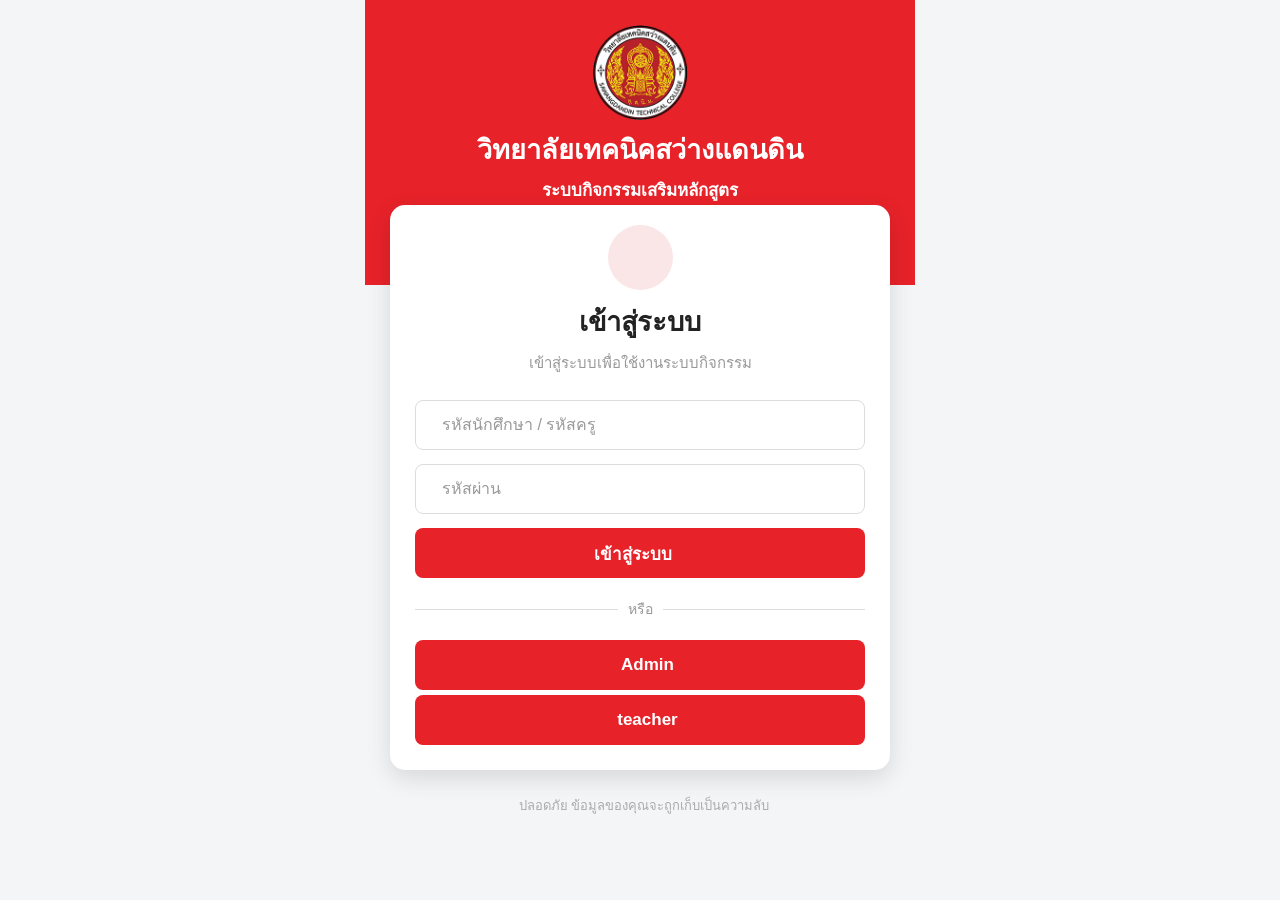
<file: index.html>
<!DOCTYPE html>
<html lang="th">
<head>
    <meta charset="UTF-8">
    <meta name="viewport" content="width=device-width, initial-scale=1.0">

    <link rel="stylesheet" href="login.css">

    <!-- Flaticon -->
    <link rel="stylesheet"
        href="https://cdn-uicons.flaticon.com/4.0.0/uicons-regular-rounded/css/uicons-regular-rounded.css">
    <link rel='stylesheet' href='https://cdn-uicons.flaticon.com/4.0.0/uicons-regular-straight/css/uicons-regular-straight.css'>
    <title>เข้าสู่ระบบ | ระบบกิจกรรมวิทยาลัย</title>
</head>

<body>

    <div class="login-page">

        <!-- ส่วนหัว -->
        <div class="top-section">

            <img src="img/12.png" class="logo" alt="โลโก้วิทยาลัย">

            <h1>วิทยาลัยเทคนิคสว่างแดนดิน</h1>
            <p>ระบบกิจกรรมเสริมหลักสูตร</p>

        </div>


        <!-- กล่อง Login -->
        <div class="login-box">

            <!-- Icon -->
            <div class="login-icon">
                <i class="fi fi-rr-lock"></i>
            </div>


            <h2>เข้าสู่ระบบ</h2>

            <p class="sub-title">
                เข้าสู่ระบบเพื่อใช้งานระบบกิจกรรม
            </p>


            <!-- รหัส -->
            <div class="input-box">

                <i class="fi fi-rr-user"></i>

                <input
                    type="text"
                    placeholder="รหัสนักศึกษา / รหัสครู"
                >

            </div>


            <!-- รหัสผ่าน -->
            <div class="input-box">

                <i class="fi fi-rr-lock"></i>

                <input
                    type="password"
                    id="password"
                    placeholder="รหัสผ่าน"
                >

                

            </div>
            


            <!-- ปุ่ม Login -->
            <button class="login-btn" onclick="goPage()">
                เข้าสู่ระบบ
                <i class="fi fi-rr-arrow-right"></i>
            </button>


            <!-- เส้น หรือ -->
            <div class="or">

                <span></span>

                <p>หรือ</p>

                <span></span>

            </div>

            <div onclick="goPage1()">
                <button class="login-btn2">
                    <i class="fi fi-rs-admin-alt"></i>
                Admin
                
            </button>
            </div>
            <div onclick="goPage2()">
                <button class="login-btn3">
                    <i class="fi fi-rr-person-chalkboard"></i>
                teacher
                
            </button></div>
           

        </div>


        <!-- ข้อความด้านล่าง -->
        <div class="security">

            <i class="fi fi-rr-shield-check"></i>

            <span>
                ปลอดภัย ข้อมูลของคุณจะถูกเก็บเป็นความลับ
            </span>

        </div>

    </div>

<script src="login.js"></script>
</body>
</html>
</file>
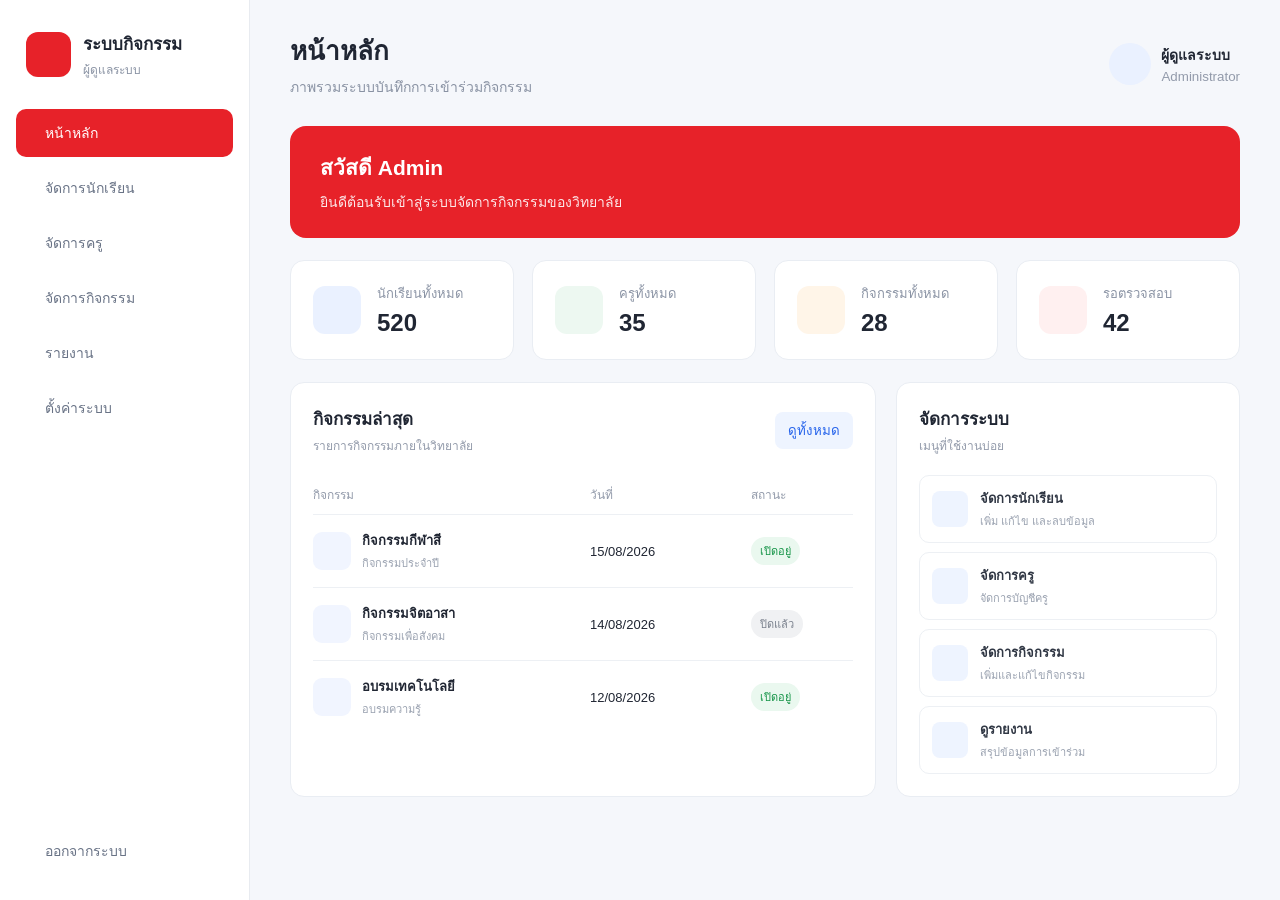
<file: admin.html>
<!DOCTYPE html>
<html lang="th">
<head>
    <meta charset="UTF-8">
    <meta name="viewport" content="width=device-width, initial-scale=1.0">
    <title>ผู้ดูแลระบบ</title>

    <link rel="stylesheet" href="admin.css">

    <!-- Flaticon -->
    <link rel="stylesheet"
        href="https://cdn-uicons.flaticon.com/4.0.0/uicons-regular-rounded/css/uicons-regular-rounded.css">
</head>

<body>

<div class="admin-layout">

    <!-- Sidebar -->
    <aside class="sidebar">

        <div class="logo">
            <div class="logo-icon">
                <i class="fi fi-rr-school"></i>
            </div>

            <div>
                <h2>ระบบกิจกรรม</h2>
                <p>ผู้ดูแลระบบ</p>
            </div>
        </div>

        <nav>

            <a href="#" class="menu active">
                <i class="fi fi-rr-home"></i>
                <span>หน้าหลัก</span>
            </a>

            <a href="#" class="menu">
                <i class="fi fi-rr-user"></i>
                <span>จัดการนักเรียน</span>
            </a>

            <a href="#" class="menu">
                <i class="fi fi-rr-chalkboard-user"></i>
                <span>จัดการครู</span>
            </a>

            <a href="#" class="menu">
                <i class="fi fi-rr-calendar"></i>
                <span>จัดการกิจกรรม</span>
            </a>

            <a href="#" class="menu">
                <i class="fi fi-rr-chart-histogram"></i>
                <span>รายงาน</span>
            </a>

            <a href="#" class="menu">
                <i class="fi fi-rr-settings"></i>
                <span>ตั้งค่าระบบ</span>
            </a>

        </nav>

        <div class="logout" onclick="goPage()">
            <a href="#" class="menu">
                <i class="fi fi-rr-sign-out-alt"></i>
                <span>ออกจากระบบ</span>
            </a>
        </div>

    </aside>


    <!-- Main -->
    <main class="main">

        <!-- Header -->
        <header class="topbar">

            <div>
                <h1>หน้าหลัก</h1>
                <p>ภาพรวมระบบบันทึกการเข้าร่วมกิจกรรม</p>
            </div>

            <div class="admin-profile">
                <div class="profile-icon">
                    <i class="fi fi-rr-user"></i>
                </div>

                <div>
                    <strong>ผู้ดูแลระบบ</strong>
                    <small>Administrator</small>
                </div>
            </div>

        </header>


        <!-- Welcome -->
        <section class="welcome">

            <div>
                <h2>สวัสดี Admin </h2>
                <p>ยินดีต้อนรับเข้าสู่ระบบจัดการกิจกรรมของวิทยาลัย</p>
            </div>

        </section>


        <!-- Cards -->
        <section class="cards">

            <div class="card">
                <div class="card-icon student">
                    <i class="fi fi-rr-user"></i>
                </div>

                <div>
                    <p>นักเรียนทั้งหมด</p>
                    <h2>520</h2>
                </div>
            </div>


            <div class="card">
                <div class="card-icon teacher">
                    <i class="fi fi-rr-chalkboard-user"></i>
                </div>

                <div>
                    <p>ครูทั้งหมด</p>
                    <h2>35</h2>
                </div>
            </div>


            <div class="card">
                <div class="card-icon activity">
                    <i class="fi fi-rr-calendar"></i>
                </div>

                <div>
                    <p>กิจกรรมทั้งหมด</p>
                    <h2>28</h2>
                </div>
            </div>


            <div class="card">
                <div class="card-icon pending">
                    <i class="fi fi-rr-time-forward"></i>
                </div>

                <div>
                    <p>รอตรวจสอบ</p>
                    <h2>42</h2>
                </div>
            </div>

        </section>


        <!-- Content -->
        <section class="content-grid">

            <!-- Recent Activity -->
            <div class="box">

                <div class="box-header">
                    <div>
                        <h2>กิจกรรมล่าสุด</h2>
                        <p>รายการกิจกรรมภายในวิทยาลัย</p>
                    </div>

                    <button class="view-btn">
                        ดูทั้งหมด
                    </button>
                </div>


                <div class="table">

                    <div class="table-head">
                        <span>กิจกรรม</span>
                        <span>วันที่</span>
                        <span>สถานะ</span>
                    </div>


                    <div class="table-row">

                        <div class="activity-name">
                            <div class="small-icon">
                                <i class="fi fi-rr-trophy"></i>
                            </div>

                            <div>
                                <strong>กิจกรรมกีฬาสี</strong>
                                <small>กิจกรรมประจำปี</small>
                            </div>
                        </div>

                        <span>15/08/2026</span>

                        <span class="status open">
                            เปิดอยู่
                        </span>

                    </div>


                    <div class="table-row">

                        <div class="activity-name">
                            <div class="small-icon">
                                <i class="fi fi-rr-hand-holding-heart"></i>
                            </div>

                            <div>
                                <strong>กิจกรรมจิตอาสา</strong>
                                <small>กิจกรรมเพื่อสังคม</small>
                            </div>
                        </div>

                        <span>14/08/2026</span>

                        <span class="status closed">
                            ปิดแล้ว
                        </span>

                    </div>


                    <div class="table-row">

                        <div class="activity-name">
                            <div class="small-icon">
                                <i class="fi fi-rr-book-alt"></i>
                            </div>

                            <div>
                                <strong>อบรมเทคโนโลยี</strong>
                                <small>อบรมความรู้</small>
                            </div>
                        </div>

                        <span>12/08/2026</span>

                        <span class="status open">
                            เปิดอยู่
                        </span>

                    </div>

                </div>

            </div>


            <!-- Quick Menu -->
            <div class="box quick-box">

                <div class="box-header">
                    <div>
                        <h2>จัดการระบบ</h2>
                        <p>เมนูที่ใช้งานบ่อย</p>
                    </div>
                </div>


                <div class="quick-menu">

                    <button>
                        <i class="fi fi-rr-user"></i>
                        <span>
                            <strong>จัดการนักเรียน</strong>
                            <small>เพิ่ม แก้ไข และลบข้อมูล</small>
                        </span>

                        <i class="fi fi-rr-angle-small-right"></i>
                    </button>


                    <button>
                        <i class="fi fi-rr-chalkboard-user"></i>
                        <span>
                            <strong>จัดการครู</strong>
                            <small>จัดการบัญชีครู</small>
                        </span>

                        <i class="fi fi-rr-angle-small-right"></i>
                    </button>


                    <button>
                        <i class="fi fi-rr-calendar"></i>
                        <span>
                            <strong>จัดการกิจกรรม</strong>
                            <small>เพิ่มและแก้ไขกิจกรรม</small>
                        </span>

                        <i class="fi fi-rr-angle-small-right"></i>
                    </button>


                    <button>
                        <i class="fi fi-rr-chart-histogram"></i>
                        <span>
                            <strong>ดูรายงาน</strong>
                            <small>สรุปข้อมูลการเข้าร่วม</small>
                        </span>

                        <i class="fi fi-rr-angle-small-right"></i>
                    </button>

                </div>

            </div>

        </section>

    </main>

</div>
<script src="admin.js"></script>
</body>
</html>
</file>
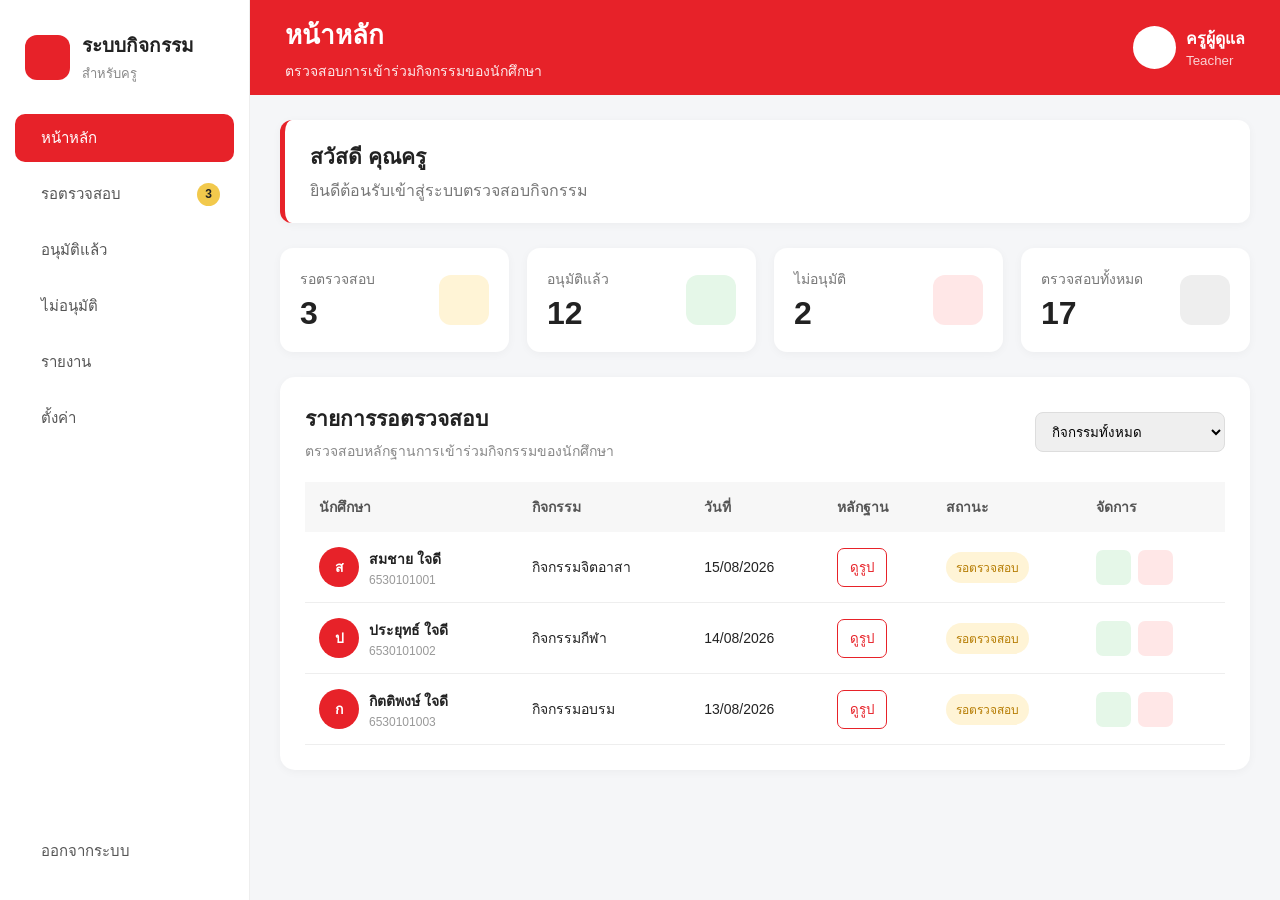
<file: teacher.html>
<!DOCTYPE html>
<html lang="th">

<head>
    <meta charset="UTF-8">
    <meta name="viewport" content="width=device-width, initial-scale=1.0">

    <title>หน้าครู | ระบบกิจกรรม</title>

    <link rel="stylesheet" href="teacher.css">

    <link rel="stylesheet"
        href="https://cdn-uicons.flaticon.com/4.0.0/uicons-regular-rounded/css/uicons-regular-rounded.css">
</head>

<body>

<div class="teacher-layout">

    <!-- =========================
         Sidebar
    ========================== -->

    <aside class="sidebar">

        <div class="logo">

            <div class="logo-icon">
                <i class="fi fi-rr-school"></i>
            </div>

            <div>
                <h2>ระบบกิจกรรม</h2>
                <p>สำหรับครู</p>
            </div>

        </div>


        <nav>

            <a href="#" class="menu active">
                <i class="fi fi-rr-home"></i>
                <span>หน้าหลัก</span>
            </a>


            <a href="#" class="menu">
                <i class="fi fi-rr-time-past"></i>
                <span>รอตรวจสอบ</span>

                <b class="menu-number">3</b>
            </a>


            <a href="#" class="menu">
                <i class="fi fi-rr-check-circle"></i>
                <span>อนุมัติแล้ว</span>
            </a>


            <a href="#" class="menu">
                <i class="fi fi-rr-cross-circle"></i>
                <span>ไม่อนุมัติ</span>
            </a>


            <a href="#" class="menu">
                <i class="fi fi-rr-chart-histogram"></i>
                <span>รายงาน</span>
            </a>


            <a href="#" class="menu">
                <i class="fi fi-rr-settings"></i>
                <span>ตั้งค่า</span>
            </a>

        </nav>


        <!-- Logout -->

        <div class="logout" onclick="goPage()">

            <a href="#" class="menu">

                <i class="fi fi-rr-sign-out-alt"></i>

                <span>ออกจากระบบ</span>

            </a>

        </div>

    </aside>



    <!-- =========================
         Main
    ========================== -->

    <main class="main">


        <!-- Header -->

        <header class="topbar">

            <div>

                <h1>หน้าหลัก</h1>

                <p>
                    ตรวจสอบการเข้าร่วมกิจกรรมของนักศึกษา
                </p>

            </div>


            <div class="teacher-profile">

                <div class="profile-icon">

                    <i class="fi fi-rr-user"></i>

                </div>


                <div>

                    <strong>ครูผู้ดูแล</strong>

                    <small>Teacher</small>

                </div>

            </div>

        </header>



        <!-- =========================
             Welcome
        ========================== -->

        <section class="welcome">

            <div>

                <h2>
                    สวัสดี คุณครู 
                </h2>

                <p>
                    ยินดีต้อนรับเข้าสู่ระบบตรวจสอบกิจกรรม
                </p>

            </div>

        </section>



        <!-- =========================
             Statistics
        ========================== -->

        <section class="stats">


            <div class="stat-box">

                <div>

                    <p>รอตรวจสอบ</p>

                    <h2>3</h2>

                </div>


                <div class="stat-icon waiting">

                    <i class="fi fi-rr-time-past"></i>

                </div>

            </div>



            <div class="stat-box">

                <div>

                    <p>อนุมัติแล้ว</p>

                    <h2>12</h2>

                </div>


                <div class="stat-icon approved">

                    <i class="fi fi-rr-check-circle"></i>

                </div>

            </div>



            <div class="stat-box">

                <div>

                    <p>ไม่อนุมัติ</p>

                    <h2>2</h2>

                </div>


                <div class="stat-icon rejected">

                    <i class="fi fi-rr-cross-circle"></i>

                </div>

            </div>



            <div class="stat-box">

                <div>

                    <p>ตรวจสอบทั้งหมด</p>

                    <h2>17</h2>

                </div>


                <div class="stat-icon total">

                    <i class="fi fi-rr-document"></i>

                </div>

            </div>


        </section>



        <!-- =========================
             Pending
        ========================== -->

        <section class="content-box">


            <div class="content-header">

                <div>

                    <h2>
                        รายการรอตรวจสอบ
                    </h2>

                    <p>
                        ตรวจสอบหลักฐานการเข้าร่วมกิจกรรมของนักศึกษา
                    </p>

                </div>


                <div class="filter">

                    <select>

                        <option>
                            กิจกรรมทั้งหมด
                        </option>

                        <option>
                            กิจกรรมจิตอาสา
                        </option>

                        <option>
                            กิจกรรมกีฬา
                        </option>

                        <option>
                            กิจกรรมอบรม
                        </option>

                    </select>

                </div>

            </div>



            <!-- Table -->

            <div class="table-wrapper">

                <table>

                    <thead>

                        <tr>

                            <th>นักศึกษา</th>

                            <th>กิจกรรม</th>

                            <th>วันที่</th>

                            <th>หลักฐาน</th>

                            <th>สถานะ</th>

                            <th>จัดการ</th>

                        </tr>

                    </thead>


                    <tbody>


                        <!-- รายการที่ 1 -->

                        <tr>

                            <td>

                                <div class="student">

                                    <div class="avatar">
                                        ส
                                    </div>

                                    <div>

                                        <strong>
                                            สมชาย ใจดี
                                        </strong>

                                        <span>
                                            6530101001
                                        </span>

                                    </div>

                                </div>

                            </td>


                            <td>
                                กิจกรรมจิตอาสา
                            </td>


                            <td>
                                15/08/2026
                            </td>


                            <td>

                                <button class="view-btn">

                                    <i class="fi fi-rr-picture"></i>

                                    ดูรูป

                                </button>

                            </td>


                            <td>

                                <span class="status pending">
                                    รอตรวจสอบ
                                </span>

                            </td>


                            <td>

                                <div class="actions">

                                    <button class="approve">

                                        <i class="fi fi-rr-check"></i>

                                    </button>


                                    <button class="reject">

                                        <i class="fi fi-rr-cross"></i>

                                    </button>

                                </div>

                            </td>

                        </tr>



                        <!-- รายการที่ 2 -->

                        <tr>

                            <td>

                                <div class="student">

                                    <div class="avatar">
                                        ป
                                    </div>

                                    <div>

                                        <strong>
                                            ประยุทธ์ ใจดี
                                        </strong>

                                        <span>
                                            6530101002
                                        </span>

                                    </div>

                                </div>

                            </td>


                            <td>
                                กิจกรรมกีฬา
                            </td>


                            <td>
                                14/08/2026
                            </td>


                            <td>

                                <button class="view-btn">

                                    <i class="fi fi-rr-picture"></i>

                                    ดูรูป

                                </button>

                            </td>


                            <td>

                                <span class="status pending">
                                    รอตรวจสอบ
                                </span>

                            </td>


                            <td>

                                <div class="actions">

                                    <button class="approve">

                                        <i class="fi fi-rr-check"></i>

                                    </button>


                                    <button class="reject">

                                        <i class="fi fi-rr-cross"></i>

                                    </button>

                                </div>

                            </td>

                        </tr>



                        <!-- รายการที่ 3 -->

                        <tr>

                            <td>

                                <div class="student">

                                    <div class="avatar">
                                        ก
                                    </div>

                                    <div>

                                        <strong>
                                            กิตติพงษ์ ใจดี
                                        </strong>

                                        <span>
                                            6530101003
                                        </span>

                                    </div>

                                </div>

                            </td>


                            <td>
                                กิจกรรมอบรม
                            </td>


                            <td>
                                13/08/2026
                            </td>


                            <td>

                                <button class="view-btn">

                                    <i class="fi fi-rr-picture"></i>

                                    ดูรูป

                                </button>

                            </td>


                            <td>

                                <span class="status pending">
                                    รอตรวจสอบ
                                </span>

                            </td>


                            <td>

                                <div class="actions">

                                    <button class="approve">

                                        <i class="fi fi-rr-check"></i>

                                    </button>


                                    <button class="reject">

                                        <i class="fi fi-rr-cross"></i>

                                    </button>

                                </div>

                            </td>

                        </tr>


                    </tbody>

                </table>

            </div>

        </section>


    </main>

</div>

<script src="teacher.js"></script>
</body>

</html>
</file>
<file: login.css>
* {
    margin: 0;
    padding: 0;
    box-sizing: border-box;
}

body {

    font-family: Arial, "Noto Sans Thai", sans-serif;

    background: #f4f5f7;

    min-height: 100vh;

    display: flex;

    justify-content: center;

    align-items: center;

    color: #222;
}


/* =========================
   หน้าหลัก
========================= */

.login-page {

    width: 100%;

    max-width: 550px;

    min-height: 100vh;

    background: #f4f5f7;

    position: relative;

    overflow: hidden;

    padding-bottom: 40px;
}


/* =========================
   ส่วนหัวสีแดง
========================= */

.top-section {

    width: 100%;

    height: 285px;

    background: #e72229;

    position: relative;

    text-align: center;

    color: white;

    padding-top: 25px;

}


/* Logo */

.logo {

    width: 95px;

    height: 95px;

    object-fit: contain;

    display: block;

    margin: auto;

    position: relative;

    z-index: 2;
}


/* ชื่อวิทยาลัย */

.top-section h1 {

    margin-top: 8px;

    font-size: 27px;

    position: relative;

    z-index: 2;
}


.top-section p {

    margin-top: 5px;

    font-size: 17px;

    font-weight: bold;

    position: relative;

    z-index: 2;
}


/* =========================
   Login Box
========================= */

.login-box {

    width: calc(100% - 50px);

    margin: -80px auto 0;

    background: white;

    border-radius: 15px;

    padding: 25px;

    position: relative;

    z-index: 5;

    box-shadow: 0 8px 25px rgba(0, 0, 0, 0.12);
}


/* =========================
   Icon Lock
========================= */

.login-icon {

    width: 65px;

    height: 65px;

    border-radius: 50%;

    background: #fbe6e7;

    display: flex;

    justify-content: center;

    align-items: center;

    margin: -5px auto 10px;
}


.login-icon i {

    font-size: 32px;

    color: #e72229;
}


/* =========================
   หัวข้อ
========================= */

.login-box h2 {

    text-align: center;

    font-size: 27px;

    margin-top: 5px;
}


.sub-title {

    text-align: center;

    color: #999;

    font-size: 15px;

    margin-top: 8px;

    margin-bottom: 25px;
}


/* =========================
   Input
========================= */

.input-box {

    width: 100%;

    height: 50px;

    border: 1px solid #ddd;

    border-radius: 8px;

    display: flex;

    align-items: center;

    padding: 0 14px;

    margin-bottom: 14px;

    background: white;

    transition: 0.2s;
}


.input-box:focus-within {

    border-color: #e72229;

    box-shadow: 0 0 0 2px rgba(231, 34, 41, 0.08);
}


.input-box > i:first-child {

    color: #e72229;

    font-size: 21px;

    margin-right: 12px;
}


.input-box input {

    width: 100%;

    height: 100%;

    border: none;

    outline: none;

    font-size: 16px;

    font-family: inherit;

    background: transparent;
}


.input-box input::placeholder {

    color: #999;
}


/* ตา */

.input-box .eye {

    color: #777;

    font-size: 18px;

    cursor: pointer;

    margin-left: 8px;
}




.forgot a {

    color: #e72229;

    text-decoration: none;

    font-weight: bold;

    font-size: 14px;
}


/* =========================
   ปุ่ม Login
========================= */

.login-btn {

    width: 100%;

    height: 50px;

    border: none;

    border-radius: 8px;

    background: #e72229;

    color: white;

    font-size: 17px;

    font-family: inherit;

    font-weight: bold;

    cursor: pointer;

    display: flex;

    align-items: center;

    justify-content: center;

    gap: 15px;

    transition: 0.2s;
}


.login-btn:hover {

    background: #c91c22;
}


.login-btn i {
    padding-top: 8px;
    font-size: 20px;
}

.login-btn2 {

    width: 100%;

    height: 50px;

    border: none;

    border-radius: 8px;

    background: #e72229;

    color: white;

    font-size: 17px;

    font-family: inherit;

    font-weight: bold;

    cursor: pointer;

    display: flex;

    align-items: center;

    justify-content: center;

    gap: 15px;

    transition: 0.2s;
}


.login-btn2:hover {

    background: #c91c22;
}


.login-btn2 i {
    padding-top: 8px;
    font-size: 20px;
}

.login-btn3 {
    margin-top: 5px;
    width: 100%;

    height: 50px;

    border: none;

    border-radius: 8px;

    background: #e72229;

    color: white;

    font-size: 17px;

    font-family: inherit;

    font-weight: bold;

    cursor: pointer;

    display: flex;

    align-items: center;

    justify-content: center;

    gap: 15px;

    transition: 0.2s;
}


.login-btn3:hover {

    background: #c91c22;
}


.login-btn3 i {
    padding-top: 8px;
    font-size: 20px;
}

/* =========================
   OR
========================= */

.or {

    display: flex;

    align-items: center;

    gap: 10px;

    margin: 20px 0;
}


.or span {

    height: 1px;

    background: #ddd;

    flex: 1;
}


.or p {

    color: #999;

    font-size: 14px;
}




/* =========================
   Security
========================= */

.security {

    display: flex;

    justify-content: center;

    align-items: center;

    gap: 8px;

    margin-top: 25px;

    color: #aaa;

    font-size: 13px;

    text-align: center;
}


.security i {

    font-size: 22px;
    padding-top: 5px;
    color: #aaa;
}


/* =========================
   มือถือ
========================= */

@media (max-width: 480px) {

    body {

        align-items: flex-start;
    }


    .login-page {

        min-height: 100vh;
    }


    .top-section {

        height: 250px;

        padding-top: 18px;
    }


    .logo {

        width: 75px;

        height: 75px;
    }


    .top-section h1 {

        font-size: 22px;
    }


    .top-section p {

        font-size: 14px;
    }


    .login-box {

        width: calc(100% - 30px);

        padding: 20px;

        margin-top: -25px;
    }


    .login-box h2 {

        font-size: 24px;
    }


    .sub-title {

        font-size: 13px;
    }


    .input-box {

        height: 48px;
    }


    .login-btn,
    .college-btn {

        height: 48px;
    }


    .security {

        padding: 0 15px;

        font-size: 11px;
    }

}
</file>
<file: admin.css>
* {
    margin: 0;
    padding: 0;
    box-sizing: border-box;
}

body {
    font-family: Arial, "Noto Sans Thai", sans-serif;
    background: #f5f7fb;
    color: #202633;
}

a {
    text-decoration: none;
    color: inherit;
}


/* =========================
   Layout
========================= */

.admin-layout {
    display: flex;
    min-height: 100vh;
}


/* =========================
   Sidebar
========================= */

.sidebar {
    width: 250px;
    background: #ffffff;
    border-right: 1px solid #e8ebf0;
    padding: 25px 16px;

    display: flex;
    flex-direction: column;
}

.logo {
    display: flex;
    align-items: center;
    gap: 12px;
    padding: 5px 10px 30px;
}

.logo-icon {
    width: 45px;
    height: 45px;

    display: flex;
    align-items: center;
    justify-content: center;

    background: #e72229;
    color: white;

    border-radius: 12px;
    font-size: 20px;
}

.logo h2 {
    font-size: 17px;
}

.logo p {
    font-size: 12px;
    color: #8992a3;
    margin-top: 3px;
}


/* Menu */

nav {
    display: flex;
    flex-direction: column;
    gap: 7px;
}

.menu {
    height: 48px;

    display: flex;
    align-items: center;
    gap: 14px;

    padding: 0 15px;

    border-radius: 10px;

    color: #697386;
    font-size: 14px;

    transition: .2s;
}

.menu i {
    font-size: 18px;
}

.menu:hover {
    background: #f0f5ff;
    color: #e72229;
}

.menu.active {
    background: #e72229;
    color: white;
}


/* Logout */

.logout {
    margin-top: auto;
}


/* =========================
   Main
========================= */

.main {
    flex: 1;
    padding: 30px 40px;
    overflow: hidden;
}


/* =========================
   Topbar
========================= */

.topbar {
    display: flex;
    align-items: center;
    justify-content: space-between;
}

.topbar h1 {
    font-size: 26px;
}

.topbar p {
    color: #8992a3;
    font-size: 14px;
    margin-top: 5px;
}

.admin-profile {
    display: flex;
    align-items: center;
    gap: 10px;
}

.profile-icon {
    width: 42px;
    height: 42px;

    display: flex;
    align-items: center;
    justify-content: center;

    background: #eaf1ff;
    color: #2563eb;

    border-radius: 50%;
}

.admin-profile strong {
    display: block;
    font-size: 14px;
}

.admin-profile small {
    display: block;
    color: #929aaa;
    margin-top: 3px;
}


/* =========================
   Welcome
========================= */

.welcome {
    margin-top: 28px;

    background: #e72229;
    color: white;

    padding: 25px 30px;

    border-radius: 16px;
}

.welcome h2 {
    font-size: 21px;
}

.welcome p {
    margin-top: 7px;
    font-size: 14px;
    opacity: .9;
}


/* =========================
   Cards
========================= */

.cards {
    display: grid;
    grid-template-columns: repeat(4, 1fr);
    gap: 18px;

    margin-top: 22px;
}

.card {
    background: white;
    border: 1px solid #e9edf3;

    border-radius: 14px;

    padding: 22px;

    display: flex;
    align-items: center;
    gap: 16px;
}

.card-icon {
    width: 48px;
    height: 48px;

    display: flex;
    align-items: center;
    justify-content: center;

    border-radius: 12px;

    font-size: 19px;
}

.student {
    background: #eaf1ff;
    color: #2563eb;
}

.teacher {
    background: #edf8f1;
    color: #20a05a;
}

.activity {
    background: #fff5e8;
    color: #ed8b00;
}

.pending {
    background: #fff0f0;
    color: #e04444;
}

.card p {
    color: #8a93a4;
    font-size: 13px;
}

.card h2 {
    font-size: 24px;
    margin-top: 5px;
}


/* =========================
   Content
========================= */

.content-grid {
    display: grid;
    grid-template-columns: 1.7fr 1fr;
    gap: 20px;

    margin-top: 22px;
}

.box {
    background: white;

    border: 1px solid #e9edf3;

    border-radius: 14px;

    padding: 22px;
}

.box-header {
    display: flex;
    align-items: center;
    justify-content: space-between;

    margin-bottom: 20px;
}

.box-header h2 {
    font-size: 17px;
}

.box-header p {
    color: #929aaa;
    font-size: 12px;
    margin-top: 4px;
}

.view-btn {
    border: none;
    background: #eef4ff;
    color: #2563eb;

    padding: 8px 13px;

    border-radius: 8px;

    cursor: pointer;
}


/* =========================
   Table
========================= */

.table-head,
.table-row {
    display: grid;
    grid-template-columns: 1.8fr 1fr .7fr;
    align-items: center;
    gap: 15px;
}

.table-head {
    color: #929aaa;
    font-size: 12px;

    padding: 10px 0;

    border-bottom: 1px solid #edf0f4;
}

.table-row {
    padding: 15px 0;

    border-bottom: 1px solid #edf0f4;

    font-size: 13px;
}

.table-row:last-child {
    border-bottom: none;
}


/* Activity */

.activity-name {
    display: flex;
    align-items: center;
    gap: 11px;
}

.small-icon {
    width: 38px;
    height: 38px;

    display: flex;
    align-items: center;
    justify-content: center;

    background: #f1f5ff;
    color: #2563eb;

    border-radius: 9px;
}

.activity-name strong {
    display: block;
    font-size: 13px;
}

.activity-name small {
    display: block;
    color: #9aa2b0;
    font-size: 11px;
    margin-top: 3px;
}


/* Status */

.status {
    width: fit-content;

    padding: 5px 9px;

    border-radius: 20px;

    font-size: 11px;
}

.status.open {
    background: #eaf8ef;
    color: #159447;
}

.status.closed {
    background: #f0f1f3;
    color: #7a818d;
}


/* =========================
   Quick Menu
========================= */

.quick-menu {
    display: flex;
    flex-direction: column;
    gap: 9px;
}

.quick-menu button {
    width: 100%;

    display: flex;
    align-items: center;
    gap: 12px;

    background: white;

    border: 1px solid #edf0f4;

    padding: 12px;

    border-radius: 10px;

    text-align: left;

    cursor: pointer;

    color: #697386;
}

.quick-menu button:hover {
    background: #f7f9fc;
}

.quick-menu button > i:first-child {
    width: 36px;
    height: 36px;

    display: flex;
    align-items: center;
    justify-content: center;

    background: #eef4ff;
    color: #2563eb;

    border-radius: 8px;
}

.quick-menu button span {
    flex: 1;
}

.quick-menu strong {
    display: block;
    color: #303744;
    font-size: 13px;
}

.quick-menu small {
    display: block;
    color: #9aa2b0;
    font-size: 11px;
    margin-top: 3px;
}


/* =========================
   Responsive
========================= */

@media (max-width: 1000px) {

    .sidebar {
        width: 210px;
    }

    .main {
        padding: 25px;
    }

    .cards {
        grid-template-columns: repeat(2, 1fr);
    }

    .content-grid {
        grid-template-columns: 1fr;
    }
}


@media (max-width: 700px) {

    .sidebar {
        width: 70px;
        padding: 20px 10px;
    }

    .logo {
        justify-content: center;
    }

    .logo > div:last-child,
    .menu span {
        display: none;
    }

    .menu {
        justify-content: center;
        padding: 0;
    }

    .main {
        padding: 20px;
    }

    .cards {
        grid-template-columns: 1fr;
    }

    .admin-profile div:last-child {
        display: none;
    }
}
</file>
<file: teacher.css>
* {
    margin: 0;
    padding: 0;
    box-sizing: border-box;
}


body {

    font-family: Arial, "Noto Sans Thai", sans-serif;

    background: #f5f6f8;

    color: #222;

}


/* =========================
   Layout
========================= */

.teacher-layout {

    display: flex;

    min-height: 100vh;

}


/* =========================
   Sidebar
========================= */

.sidebar {

    width: 250px;

    min-height: 100vh;

    background: #ffffff;

    border-right: 1px solid #eee;

    display: flex;

    flex-direction: column;

    padding: 25px 15px;

}


.logo {

    display: flex;

    align-items: center;

    gap: 12px;

    padding: 5px 10px 30px;

}


.logo-icon {

    width: 45px;

    height: 45px;

    border-radius: 12px;

    background: #e72229;

    color: white;

    display: flex;

    justify-content: center;

    align-items: center;

}


.logo-icon i {

    font-size: 23px;

}


.logo h2 {

    font-size: 19px;

}


.logo p {

    font-size: 13px;

    color: #888;

    margin-top: 3px;

}


/* =========================
   Menu
========================= */

nav {

    display: flex;

    flex-direction: column;

    gap: 8px;

}


.menu {

    height: 48px;

    padding: 0 14px;

    border-radius: 10px;

    text-decoration: none;

    color: #555;

    display: flex;

    align-items: center;

    gap: 12px;

    font-size: 15px;

    transition: 0.2s;

}


.menu i {

    font-size: 19px;

}


.menu:hover {

    background: #fff1f1;

    color: #e72229;

}


.menu.active {

    background: #e72229;

    color: white;

}


.menu-number {

    margin-left: auto;

    width: 23px;

    height: 23px;

    background: #f2c94c;

    color: #222;

    border-radius: 50%;

    display: flex;

    justify-content: center;

    align-items: center;

    font-size: 12px;

}


/* =========================
   Logout
========================= */

.logout {

    margin-top: auto;

}


.logout .menu:hover {

    background: #ffeaea;

    color: #e72229;

}


/* =========================
   Main
========================= */

.main {

    flex: 1;

    min-width: 0;

}


/* =========================
   Topbar
========================= */

.topbar {

    height: 95px;

    background: #e72229;

    color: white;

    padding: 0 35px;

    display: flex;

    align-items: center;

    justify-content: space-between;

}


.topbar h1 {

    font-size: 26px;

}


.topbar p {

    margin-top: 5px;

    font-size: 14px;

    opacity: 0.9;

}


/* =========================
   Teacher Profile
========================= */

.teacher-profile {

    display: flex;

    align-items: center;

    gap: 10px;

}


.profile-icon {

    width: 43px;

    height: 43px;

    background: white;

    color: #e72229;

    border-radius: 50%;

    display: flex;

    align-items: center;

    justify-content: center;

}


.profile-icon i {

    font-size: 22px;

}


.teacher-profile strong {

    display: block;

}


.teacher-profile small {

    opacity: 0.8;

}


/* =========================
   Welcome
========================= */

.welcome {

    margin: 25px 30px 0;

    background: white;

    border-left: 5px solid #e72229;

    border-radius: 12px;

    padding: 20px 25px;

    box-shadow: 0 2px 10px rgba(0,0,0,0.04);

}


.welcome h2 {

    font-size: 21px;

}


.welcome p {

    margin-top: 5px;

    color: #777;

}


/* =========================
   Stats
========================= */

.stats {

    display: grid;

    grid-template-columns: repeat(4, 1fr);

    gap: 18px;

    padding: 25px 30px;

}


.stat-box {

    background: white;

    border-radius: 13px;

    padding: 20px;

    display: flex;

    justify-content: space-between;

    align-items: center;

    box-shadow: 0 2px 10px rgba(0,0,0,0.04);

}


.stat-box p {

    color: #777;

    font-size: 14px;

}


.stat-box h2 {

    font-size: 32px;

    margin-top: 5px;

}


.stat-icon {

    width: 50px;

    height: 50px;

    border-radius: 12px;

    display: flex;

    justify-content: center;

    align-items: center;

}


.stat-icon i {

    font-size: 22px;

}


.waiting {

    background: #fff4d6;

    color: #d99a00;

}


.approved {

    background: #e5f7e8;

    color: #32a852;

}


.rejected {

    background: #ffe7e7;

    color: #e72229;

}


.total {

    background: #eeeeee;

    color: #444;

}


/* =========================
   Content Box
========================= */

.content-box {

    margin: 0 30px 30px;

    background: white;

    border-radius: 15px;

    padding: 25px;

    box-shadow: 0 2px 10px rgba(0,0,0,0.04);

}


.content-header {

    display: flex;

    justify-content: space-between;

    align-items: center;

    margin-bottom: 20px;

}


.content-header h2 {

    font-size: 21px;

}


.content-header p {

    color: #888;

    font-size: 14px;

    margin-top: 5px;

}


/* =========================
   Filter
========================= */

.filter select {

    width: 190px;

    height: 40px;

    border: 1px solid #ddd;

    border-radius: 8px;

    padding: 0 12px;

    font-family: inherit;

    outline: none;

}


.filter select:focus {

    border-color: #e72229;

}


/* =========================
   Table
========================= */

.table-wrapper {

    width: 100%;

    overflow-x: auto;

}


table {

    width: 100%;

    border-collapse: collapse;

    min-width: 850px;

}


thead {

    background: #f7f7f7;

}


th {

    padding: 14px;

    text-align: left;

    font-size: 14px;

    color: #555;

}


td {

    padding: 15px 14px;

    border-bottom: 1px solid #eee;

    font-size: 14px;

}


tbody tr:hover {

    background: #fffafa;

}


/* =========================
   Student
========================= */

.student {

    display: flex;

    align-items: center;

    gap: 10px;

}


.avatar {

    width: 40px;

    height: 40px;

    border-radius: 50%;

    background: #e72229;

    color: white;

    display: flex;

    align-items: center;

    justify-content: center;

    font-weight: bold;

}


.student strong {

    display: block;

}


.student span {

    display: block;

    color: #999;

    font-size: 12px;

    margin-top: 3px;

}


/* =========================
   View Image
========================= */

.view-btn {

    border: 1px solid #e72229;

    background: white;

    color: #e72229;

    border-radius: 7px;

    padding: 8px 12px;

    cursor: pointer;

    font-family: inherit;

}


.view-btn:hover {

    background: #e72229;

    color: white;

}


/* =========================
   Status
========================= */

.status {

    display: inline-block;

    padding: 6px 10px;

    border-radius: 20px;

    font-size: 12px;

}


.status.pending {

    background: #fff4d6;

    color: #b57b00;

}


/* =========================
   Actions
========================= */

.actions {

    display: flex;

    gap: 7px;

}


.actions button {

    width: 35px;

    height: 35px;

    border-radius: 7px;

    border: none;

    cursor: pointer;

    display: flex;

    align-items: center;

    justify-content: center;

}


.approve {

    background: #e5f7e8;

    color: #2fa34a;

}


.approve:hover {

    background: #2fa34a;

    color: white;

}


.reject {

    background: #ffe7e7;

    color: #e72229;

}


.reject:hover {

    background: #e72229;

    color: white;

}


/* =========================
   Responsive
========================= */

@media (max-width: 1000px) {

    .stats {

        grid-template-columns: repeat(2, 1fr);

    }

}


@media (max-width: 768px) {

    .sidebar {

        width: 70px;

        padding: 20px 10px;

    }


    .logo > div:last-child,

    .menu span {

        display: none;

    }


    .logo {

        justify-content: center;

        padding-left: 0;

        padding-right: 0;

    }


    .menu {

        justify-content: center;

        padding: 0;

    }


    .menu-number {

        display: none;

    }


    .topbar {

        padding: 0 20px;

    }


    .topbar h1 {

        font-size: 21px;

    }


    .teacher-profile div:last-child {

        display: none;

    }


    .welcome {

        margin-left: 15px;

        margin-right: 15px;

    }


    .stats {

        padding-left: 15px;

        padding-right: 15px;

        gap: 10px;

    }


    .stat-box {

        padding: 15px;

    }


    .content-box {

        margin-left: 15px;

        margin-right: 15px;

        padding: 15px;

    }


    .content-header {

        align-items: flex-start;

        gap: 15px;

        flex-direction: column;

    }


    .filter select {

        width: 100%;

    }

}


@media (max-width: 500px) {

    .stats {

        grid-template-columns: 1fr;

    }


    .stat-box {

        width: 100%;

    }


    .topbar {

        height: 80px;

    }


    .topbar p {

        display: none;

    }


    .welcome {

        padding: 15px;

    }


    .welcome h2 {

        font-size: 18px;

    }

}
</file>
